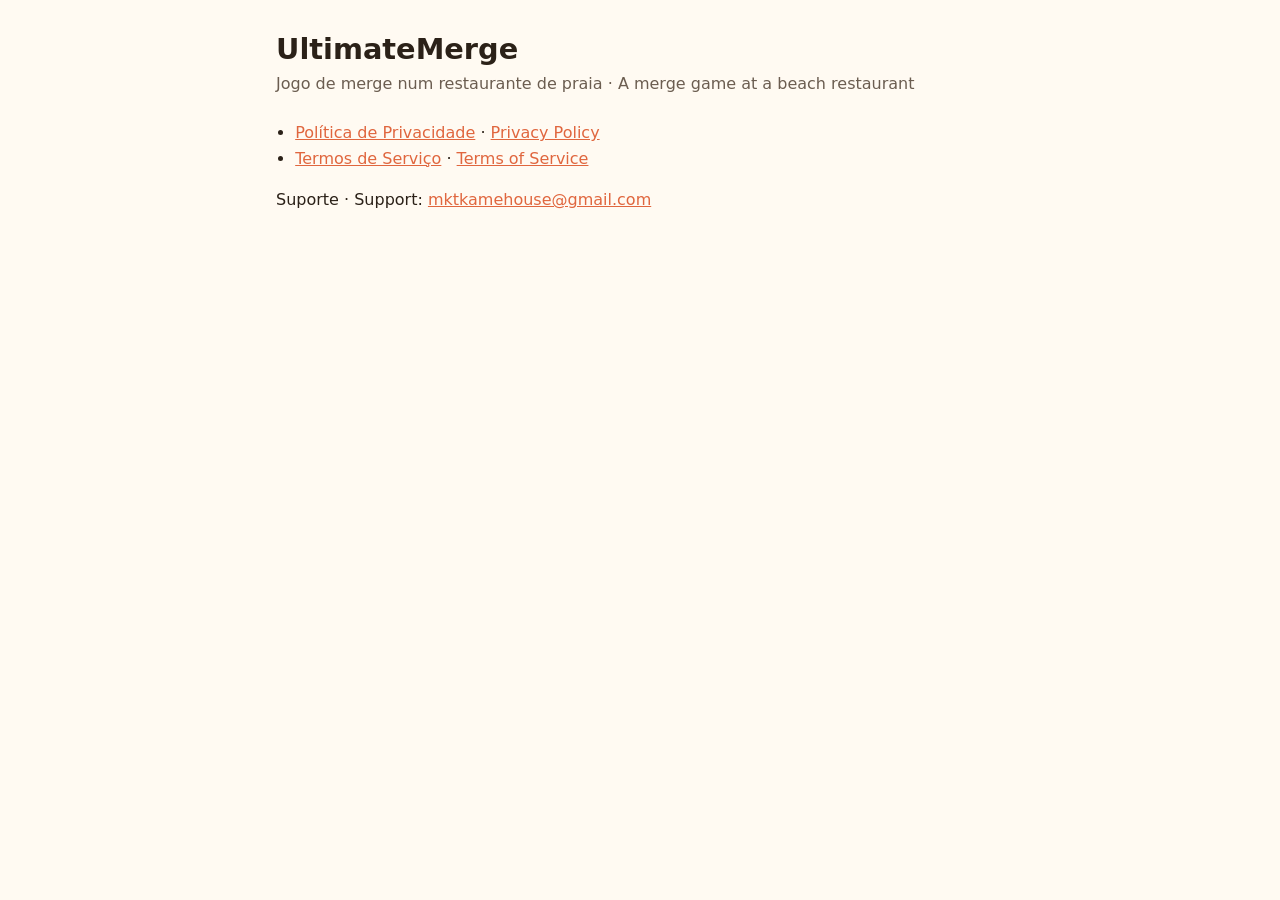
<file: index.html>
<!doctype html>
<html lang="pt-BR">
<head>
<meta charset="utf-8">
<meta name="viewport" content="width=device-width, initial-scale=1">
<title>UltimateMerge</title>
<link rel="stylesheet" href="style.css">
</head>
<body>
<main>
<h1>UltimateMerge</h1>
<p class="meta">Jogo de merge num restaurante de praia · A merge game at a beach restaurant</p>
<ul>
<li><a href="privacidade.html">Política de Privacidade</a> · <a href="privacidade.html#en">Privacy Policy</a></li>
<li><a href="termos.html">Termos de Serviço</a> · <a href="termos.html#en">Terms of Service</a></li>
</ul>
<p>Suporte · Support: <a href="mailto:mktkamehouse@gmail.com">mktkamehouse@gmail.com</a></p>
</main>
</body>
</html>
</file>
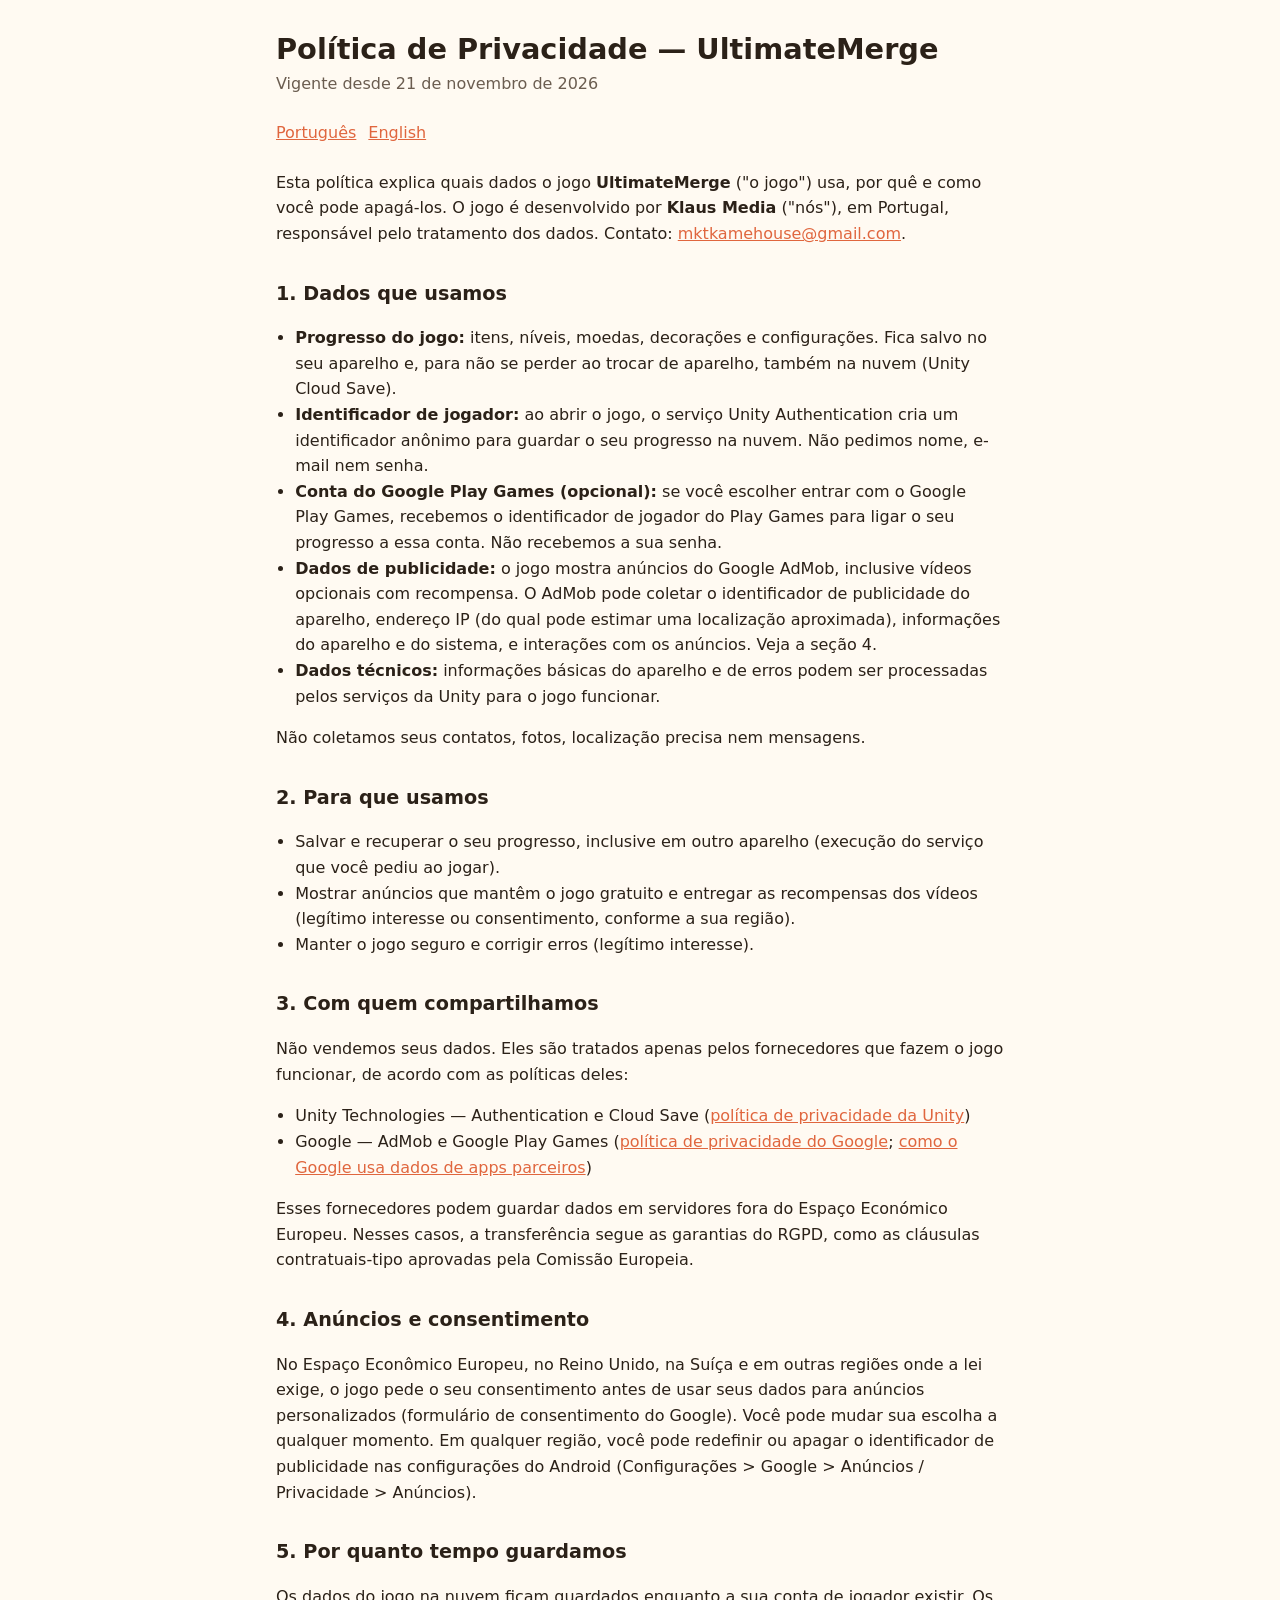
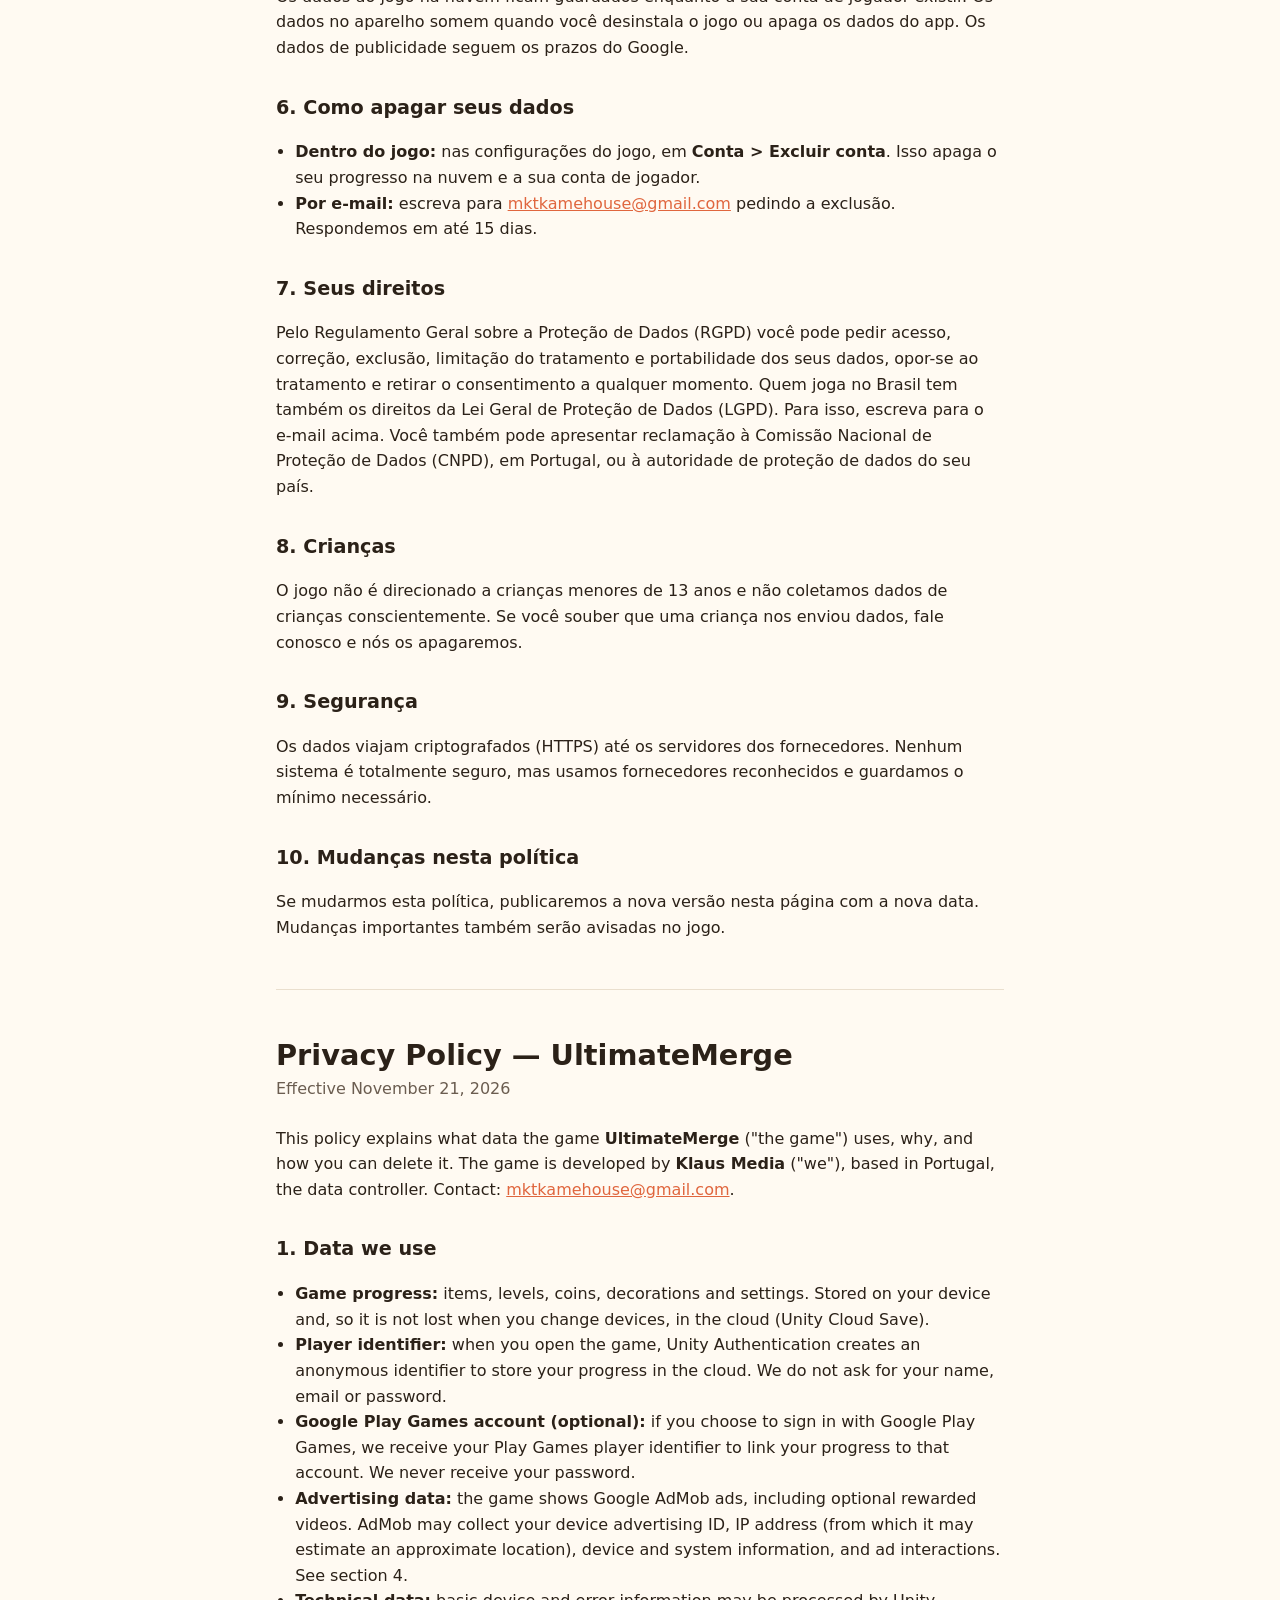
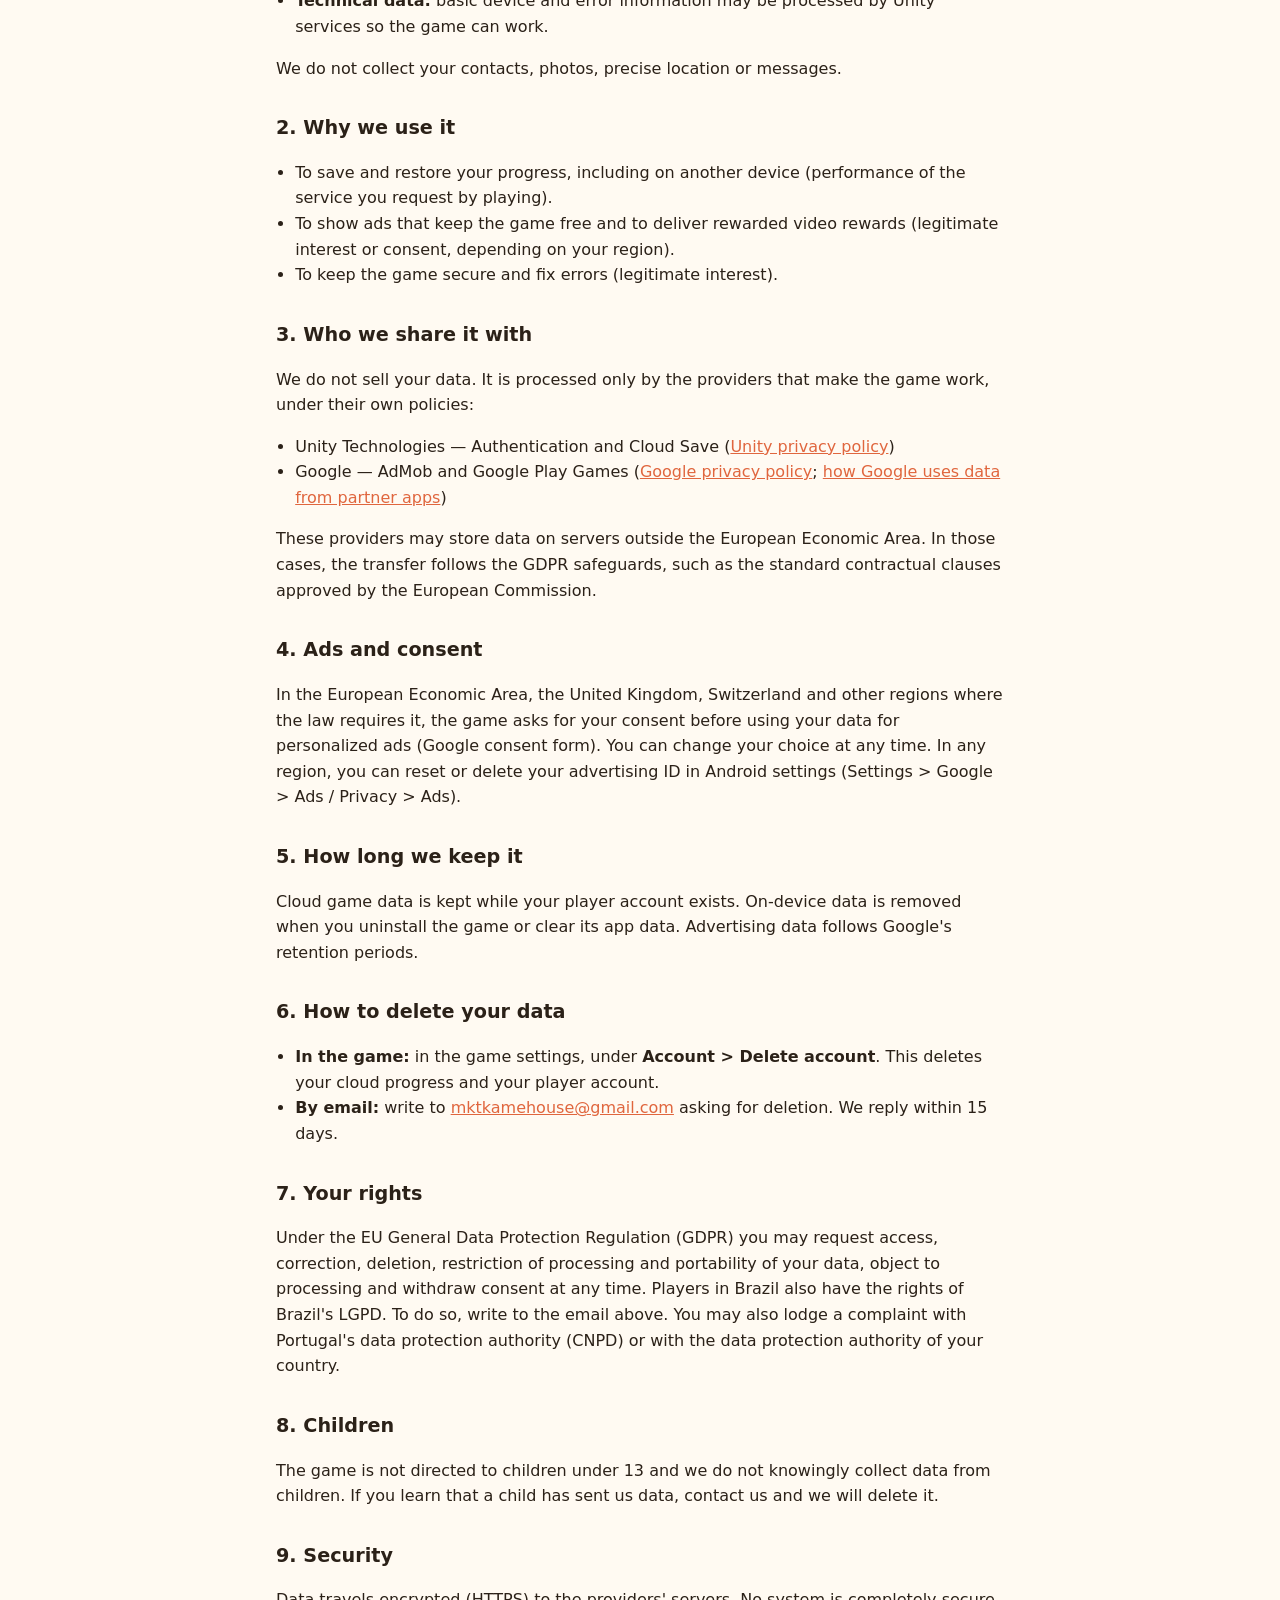
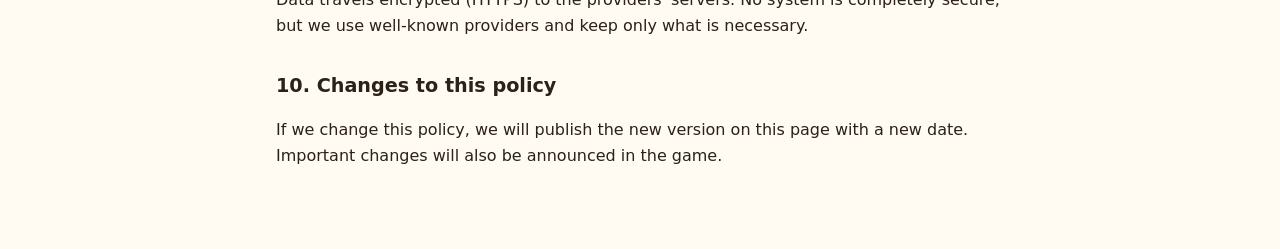
<file: privacidade.html>
<!doctype html>
<html lang="pt-BR">
<head>
<meta charset="utf-8">
<meta name="viewport" content="width=device-width, initial-scale=1">
<title>UltimateMerge — Política de Privacidade</title>
<link rel="stylesheet" href="style.css">
</head>
<body>
<main>
<h1>Política de Privacidade — UltimateMerge</h1>
<p class="meta">Vigente desde 21 de novembro de 2026</p>
<p class="lang"><a href="#pt">Português</a> <a href="#en">English</a></p>

<section id="pt" lang="pt-BR">
<p>Esta política explica quais dados o jogo <strong>UltimateMerge</strong> ("o jogo") usa, por quê e como você pode apagá-los. O jogo é desenvolvido por <strong>Klaus Media</strong> ("nós"), em Portugal, responsável pelo tratamento dos dados. Contato: <a href="mailto:mktkamehouse@gmail.com">mktkamehouse@gmail.com</a>.</p>

<h2>1. Dados que usamos</h2>
<ul>
<li><strong>Progresso do jogo:</strong> itens, níveis, moedas, decorações e configurações. Fica salvo no seu aparelho e, para não se perder ao trocar de aparelho, também na nuvem (Unity Cloud Save).</li>
<li><strong>Identificador de jogador:</strong> ao abrir o jogo, o serviço Unity Authentication cria um identificador anônimo para guardar o seu progresso na nuvem. Não pedimos nome, e-mail nem senha.</li>
<li><strong>Conta do Google Play Games (opcional):</strong> se você escolher entrar com o Google Play Games, recebemos o identificador de jogador do Play Games para ligar o seu progresso a essa conta. Não recebemos a sua senha.</li>
<li><strong>Dados de publicidade:</strong> o jogo mostra anúncios do Google AdMob, inclusive vídeos opcionais com recompensa. O AdMob pode coletar o identificador de publicidade do aparelho, endereço IP (do qual pode estimar uma localização aproximada), informações do aparelho e do sistema, e interações com os anúncios. Veja a seção 4.</li>
<li><strong>Dados técnicos:</strong> informações básicas do aparelho e de erros podem ser processadas pelos serviços da Unity para o jogo funcionar.</li>
</ul>
<p>Não coletamos seus contatos, fotos, localização precisa nem mensagens.</p>

<h2>2. Para que usamos</h2>
<ul>
<li>Salvar e recuperar o seu progresso, inclusive em outro aparelho (execução do serviço que você pediu ao jogar).</li>
<li>Mostrar anúncios que mantêm o jogo gratuito e entregar as recompensas dos vídeos (legítimo interesse ou consentimento, conforme a sua região).</li>
<li>Manter o jogo seguro e corrigir erros (legítimo interesse).</li>
</ul>

<h2>3. Com quem compartilhamos</h2>
<p>Não vendemos seus dados. Eles são tratados apenas pelos fornecedores que fazem o jogo funcionar, de acordo com as políticas deles:</p>
<ul>
<li>Unity Technologies — Authentication e Cloud Save (<a href="https://unity.com/legal/privacy-policy">política de privacidade da Unity</a>)</li>
<li>Google — AdMob e Google Play Games (<a href="https://policies.google.com/privacy">política de privacidade do Google</a>; <a href="https://policies.google.com/technologies/partner-sites">como o Google usa dados de apps parceiros</a>)</li>
</ul>
<p>Esses fornecedores podem guardar dados em servidores fora do Espaço Económico Europeu. Nesses casos, a transferência segue as garantias do RGPD, como as cláusulas contratuais-tipo aprovadas pela Comissão Europeia.</p>

<h2>4. Anúncios e consentimento</h2>
<p>No Espaço Econômico Europeu, no Reino Unido, na Suíça e em outras regiões onde a lei exige, o jogo pede o seu consentimento antes de usar seus dados para anúncios personalizados (formulário de consentimento do Google). Você pode mudar sua escolha a qualquer momento. Em qualquer região, você pode redefinir ou apagar o identificador de publicidade nas configurações do Android (Configurações &gt; Google &gt; Anúncios / Privacidade &gt; Anúncios).</p>

<h2>5. Por quanto tempo guardamos</h2>
<p>Os dados do jogo na nuvem ficam guardados enquanto a sua conta de jogador existir. Os dados no aparelho somem quando você desinstala o jogo ou apaga os dados do app. Os dados de publicidade seguem os prazos do Google.</p>

<h2>6. Como apagar seus dados</h2>
<ul>
<li><strong>Dentro do jogo:</strong> nas configurações do jogo, em <strong>Conta &gt; Excluir conta</strong>. Isso apaga o seu progresso na nuvem e a sua conta de jogador.</li>
<li><strong>Por e-mail:</strong> escreva para <a href="mailto:mktkamehouse@gmail.com">mktkamehouse@gmail.com</a> pedindo a exclusão. Respondemos em até 15 dias.</li>
</ul>

<h2>7. Seus direitos</h2>
<p>Pelo Regulamento Geral sobre a Proteção de Dados (RGPD) você pode pedir acesso, correção, exclusão, limitação do tratamento e portabilidade dos seus dados, opor-se ao tratamento e retirar o consentimento a qualquer momento. Quem joga no Brasil tem também os direitos da Lei Geral de Proteção de Dados (LGPD). Para isso, escreva para o e-mail acima. Você também pode apresentar reclamação à Comissão Nacional de Proteção de Dados (CNPD), em Portugal, ou à autoridade de proteção de dados do seu país.</p>

<h2>8. Crianças</h2>
<p>O jogo não é direcionado a crianças menores de 13 anos e não coletamos dados de crianças conscientemente. Se você souber que uma criança nos enviou dados, fale conosco e nós os apagaremos.</p>

<h2>9. Segurança</h2>
<p>Os dados viajam criptografados (HTTPS) até os servidores dos fornecedores. Nenhum sistema é totalmente seguro, mas usamos fornecedores reconhecidos e guardamos o mínimo necessário.</p>

<h2>10. Mudanças nesta política</h2>
<p>Se mudarmos esta política, publicaremos a nova versão nesta página com a nova data. Mudanças importantes também serão avisadas no jogo.</p>
</section>

<hr>

<section id="en" lang="en">
<h1>Privacy Policy — UltimateMerge</h1>
<p class="meta">Effective November 21, 2026</p>
<p>This policy explains what data the game <strong>UltimateMerge</strong> ("the game") uses, why, and how you can delete it. The game is developed by <strong>Klaus Media</strong> ("we"), based in Portugal, the data controller. Contact: <a href="mailto:mktkamehouse@gmail.com">mktkamehouse@gmail.com</a>.</p>

<h2>1. Data we use</h2>
<ul>
<li><strong>Game progress:</strong> items, levels, coins, decorations and settings. Stored on your device and, so it is not lost when you change devices, in the cloud (Unity Cloud Save).</li>
<li><strong>Player identifier:</strong> when you open the game, Unity Authentication creates an anonymous identifier to store your progress in the cloud. We do not ask for your name, email or password.</li>
<li><strong>Google Play Games account (optional):</strong> if you choose to sign in with Google Play Games, we receive your Play Games player identifier to link your progress to that account. We never receive your password.</li>
<li><strong>Advertising data:</strong> the game shows Google AdMob ads, including optional rewarded videos. AdMob may collect your device advertising ID, IP address (from which it may estimate an approximate location), device and system information, and ad interactions. See section 4.</li>
<li><strong>Technical data:</strong> basic device and error information may be processed by Unity services so the game can work.</li>
</ul>
<p>We do not collect your contacts, photos, precise location or messages.</p>

<h2>2. Why we use it</h2>
<ul>
<li>To save and restore your progress, including on another device (performance of the service you request by playing).</li>
<li>To show ads that keep the game free and to deliver rewarded video rewards (legitimate interest or consent, depending on your region).</li>
<li>To keep the game secure and fix errors (legitimate interest).</li>
</ul>

<h2>3. Who we share it with</h2>
<p>We do not sell your data. It is processed only by the providers that make the game work, under their own policies:</p>
<ul>
<li>Unity Technologies — Authentication and Cloud Save (<a href="https://unity.com/legal/privacy-policy">Unity privacy policy</a>)</li>
<li>Google — AdMob and Google Play Games (<a href="https://policies.google.com/privacy">Google privacy policy</a>; <a href="https://policies.google.com/technologies/partner-sites">how Google uses data from partner apps</a>)</li>
</ul>
<p>These providers may store data on servers outside the European Economic Area. In those cases, the transfer follows the GDPR safeguards, such as the standard contractual clauses approved by the European Commission.</p>

<h2>4. Ads and consent</h2>
<p>In the European Economic Area, the United Kingdom, Switzerland and other regions where the law requires it, the game asks for your consent before using your data for personalized ads (Google consent form). You can change your choice at any time. In any region, you can reset or delete your advertising ID in Android settings (Settings &gt; Google &gt; Ads / Privacy &gt; Ads).</p>

<h2>5. How long we keep it</h2>
<p>Cloud game data is kept while your player account exists. On-device data is removed when you uninstall the game or clear its app data. Advertising data follows Google's retention periods.</p>

<h2>6. How to delete your data</h2>
<ul>
<li><strong>In the game:</strong> in the game settings, under <strong>Account &gt; Delete account</strong>. This deletes your cloud progress and your player account.</li>
<li><strong>By email:</strong> write to <a href="mailto:mktkamehouse@gmail.com">mktkamehouse@gmail.com</a> asking for deletion. We reply within 15 days.</li>
</ul>

<h2>7. Your rights</h2>
<p>Under the EU General Data Protection Regulation (GDPR) you may request access, correction, deletion, restriction of processing and portability of your data, object to processing and withdraw consent at any time. Players in Brazil also have the rights of Brazil's LGPD. To do so, write to the email above. You may also lodge a complaint with Portugal's data protection authority (CNPD) or with the data protection authority of your country.</p>

<h2>8. Children</h2>
<p>The game is not directed to children under 13 and we do not knowingly collect data from children. If you learn that a child has sent us data, contact us and we will delete it.</p>

<h2>9. Security</h2>
<p>Data travels encrypted (HTTPS) to the providers' servers. No system is completely secure, but we use well-known providers and keep only what is necessary.</p>

<h2>10. Changes to this policy</h2>
<p>If we change this policy, we will publish the new version on this page with a new date. Important changes will also be announced in the game.</p>
</section>
</main>
</body>
</html>
</file>
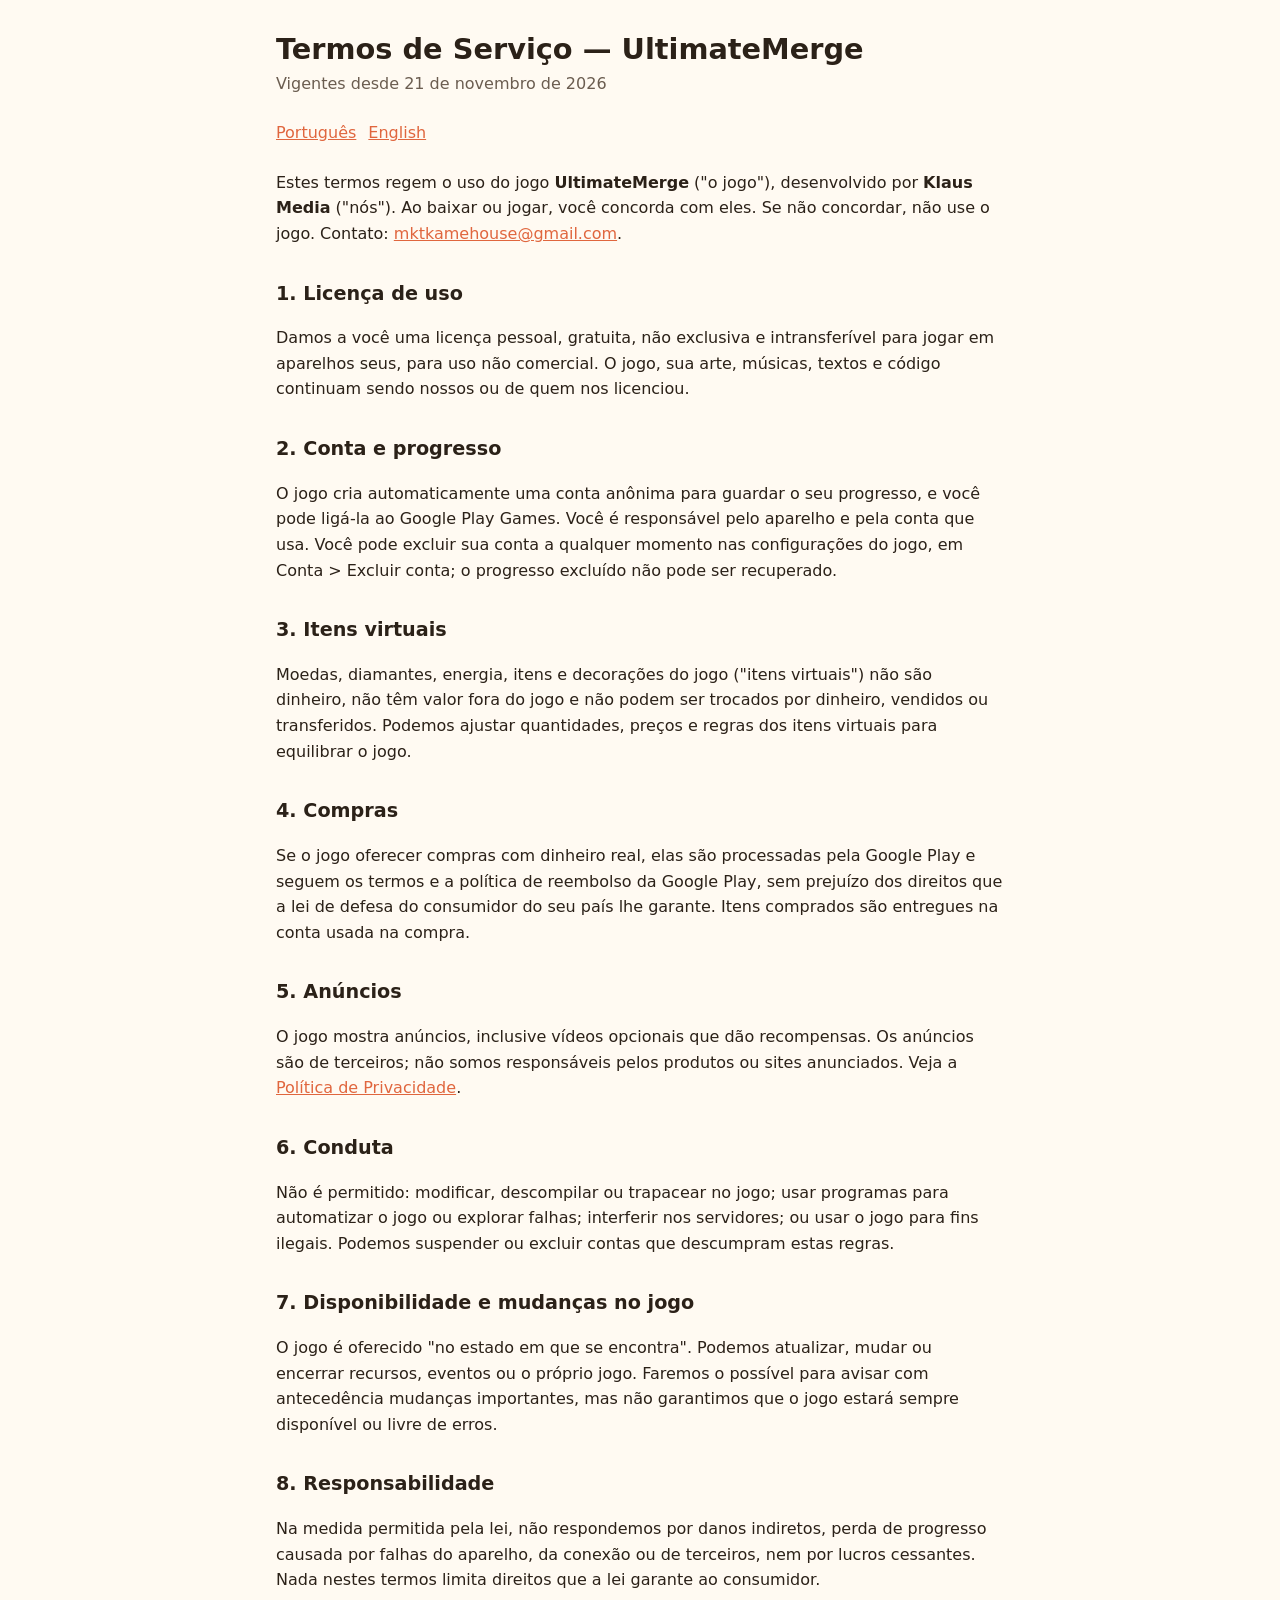
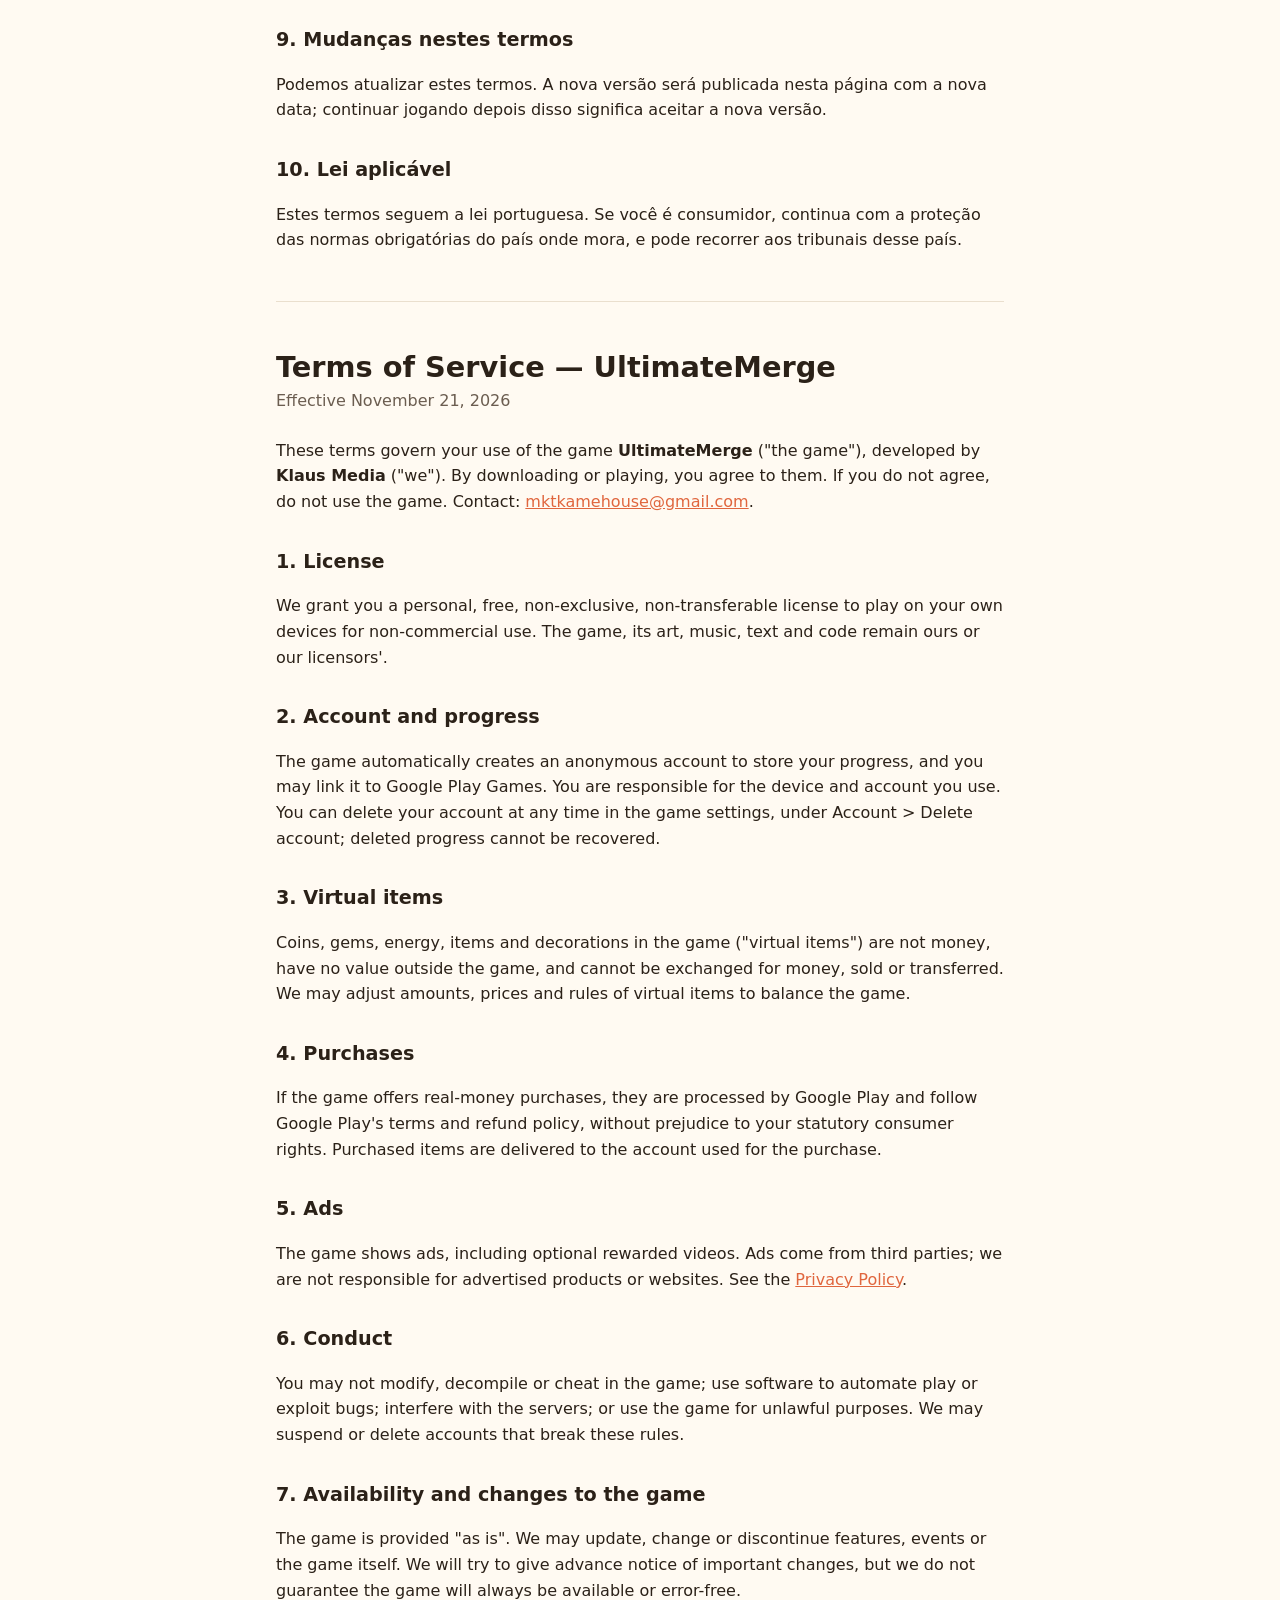
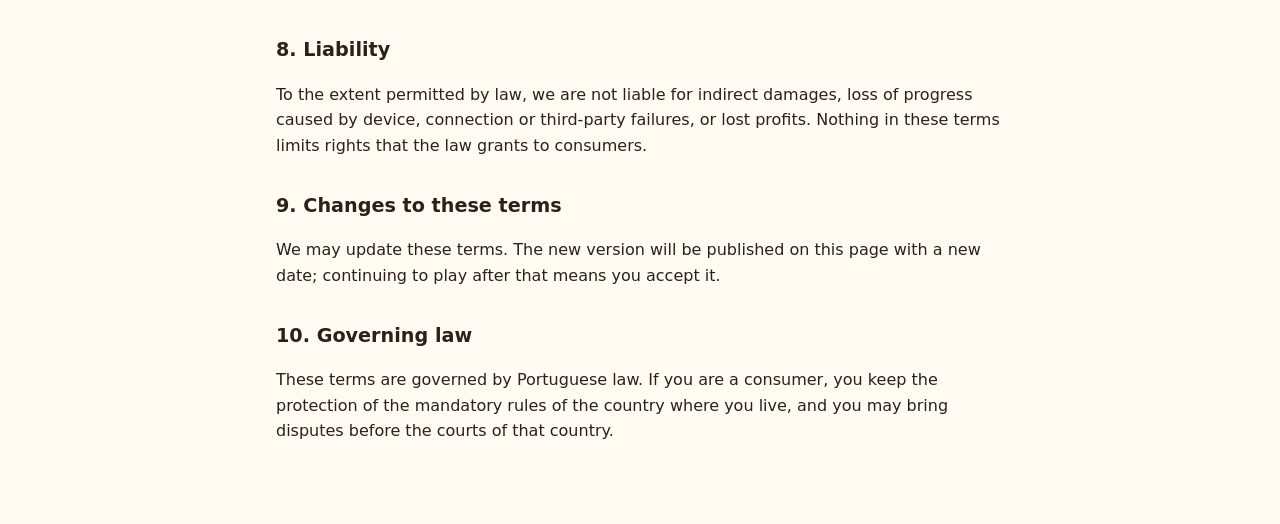
<file: termos.html>
<!doctype html>
<html lang="pt-BR">
<head>
<meta charset="utf-8">
<meta name="viewport" content="width=device-width, initial-scale=1">
<title>UltimateMerge — Termos de Serviço</title>
<link rel="stylesheet" href="style.css">
</head>
<body>
<main>
<h1>Termos de Serviço — UltimateMerge</h1>
<p class="meta">Vigentes desde 21 de novembro de 2026</p>
<p class="lang"><a href="#pt">Português</a> <a href="#en">English</a></p>

<section id="pt" lang="pt-BR">
<p>Estes termos regem o uso do jogo <strong>UltimateMerge</strong> ("o jogo"), desenvolvido por <strong>Klaus Media</strong> ("nós"). Ao baixar ou jogar, você concorda com eles. Se não concordar, não use o jogo. Contato: <a href="mailto:mktkamehouse@gmail.com">mktkamehouse@gmail.com</a>.</p>

<h2>1. Licença de uso</h2>
<p>Damos a você uma licença pessoal, gratuita, não exclusiva e intransferível para jogar em aparelhos seus, para uso não comercial. O jogo, sua arte, músicas, textos e código continuam sendo nossos ou de quem nos licenciou.</p>

<h2>2. Conta e progresso</h2>
<p>O jogo cria automaticamente uma conta anônima para guardar o seu progresso, e você pode ligá-la ao Google Play Games. Você é responsável pelo aparelho e pela conta que usa. Você pode excluir sua conta a qualquer momento nas configurações do jogo, em Conta &gt; Excluir conta; o progresso excluído não pode ser recuperado.</p>

<h2>3. Itens virtuais</h2>
<p>Moedas, diamantes, energia, itens e decorações do jogo ("itens virtuais") não são dinheiro, não têm valor fora do jogo e não podem ser trocados por dinheiro, vendidos ou transferidos. Podemos ajustar quantidades, preços e regras dos itens virtuais para equilibrar o jogo.</p>

<h2>4. Compras</h2>
<p>Se o jogo oferecer compras com dinheiro real, elas são processadas pela Google Play e seguem os termos e a política de reembolso da Google Play, sem prejuízo dos direitos que a lei de defesa do consumidor do seu país lhe garante. Itens comprados são entregues na conta usada na compra.</p>

<h2>5. Anúncios</h2>
<p>O jogo mostra anúncios, inclusive vídeos opcionais que dão recompensas. Os anúncios são de terceiros; não somos responsáveis pelos produtos ou sites anunciados. Veja a <a href="privacidade.html">Política de Privacidade</a>.</p>

<h2>6. Conduta</h2>
<p>Não é permitido: modificar, descompilar ou trapacear no jogo; usar programas para automatizar o jogo ou explorar falhas; interferir nos servidores; ou usar o jogo para fins ilegais. Podemos suspender ou excluir contas que descumpram estas regras.</p>

<h2>7. Disponibilidade e mudanças no jogo</h2>
<p>O jogo é oferecido "no estado em que se encontra". Podemos atualizar, mudar ou encerrar recursos, eventos ou o próprio jogo. Faremos o possível para avisar com antecedência mudanças importantes, mas não garantimos que o jogo estará sempre disponível ou livre de erros.</p>

<h2>8. Responsabilidade</h2>
<p>Na medida permitida pela lei, não respondemos por danos indiretos, perda de progresso causada por falhas do aparelho, da conexão ou de terceiros, nem por lucros cessantes. Nada nestes termos limita direitos que a lei garante ao consumidor.</p>

<h2>9. Mudanças nestes termos</h2>
<p>Podemos atualizar estes termos. A nova versão será publicada nesta página com a nova data; continuar jogando depois disso significa aceitar a nova versão.</p>

<h2>10. Lei aplicável</h2>
<p>Estes termos seguem a lei portuguesa. Se você é consumidor, continua com a proteção das normas obrigatórias do país onde mora, e pode recorrer aos tribunais desse país.</p>
</section>

<hr>

<section id="en" lang="en">
<h1>Terms of Service — UltimateMerge</h1>
<p class="meta">Effective November 21, 2026</p>
<p>These terms govern your use of the game <strong>UltimateMerge</strong> ("the game"), developed by <strong>Klaus Media</strong> ("we"). By downloading or playing, you agree to them. If you do not agree, do not use the game. Contact: <a href="mailto:mktkamehouse@gmail.com">mktkamehouse@gmail.com</a>.</p>

<h2>1. License</h2>
<p>We grant you a personal, free, non-exclusive, non-transferable license to play on your own devices for non-commercial use. The game, its art, music, text and code remain ours or our licensors'.</p>

<h2>2. Account and progress</h2>
<p>The game automatically creates an anonymous account to store your progress, and you may link it to Google Play Games. You are responsible for the device and account you use. You can delete your account at any time in the game settings, under Account &gt; Delete account; deleted progress cannot be recovered.</p>

<h2>3. Virtual items</h2>
<p>Coins, gems, energy, items and decorations in the game ("virtual items") are not money, have no value outside the game, and cannot be exchanged for money, sold or transferred. We may adjust amounts, prices and rules of virtual items to balance the game.</p>

<h2>4. Purchases</h2>
<p>If the game offers real-money purchases, they are processed by Google Play and follow Google Play's terms and refund policy, without prejudice to your statutory consumer rights. Purchased items are delivered to the account used for the purchase.</p>

<h2>5. Ads</h2>
<p>The game shows ads, including optional rewarded videos. Ads come from third parties; we are not responsible for advertised products or websites. See the <a href="privacidade.html#en">Privacy Policy</a>.</p>

<h2>6. Conduct</h2>
<p>You may not modify, decompile or cheat in the game; use software to automate play or exploit bugs; interfere with the servers; or use the game for unlawful purposes. We may suspend or delete accounts that break these rules.</p>

<h2>7. Availability and changes to the game</h2>
<p>The game is provided "as is". We may update, change or discontinue features, events or the game itself. We will try to give advance notice of important changes, but we do not guarantee the game will always be available or error-free.</p>

<h2>8. Liability</h2>
<p>To the extent permitted by law, we are not liable for indirect damages, loss of progress caused by device, connection or third-party failures, or lost profits. Nothing in these terms limits rights that the law grants to consumers.</p>

<h2>9. Changes to these terms</h2>
<p>We may update these terms. The new version will be published on this page with a new date; continuing to play after that means you accept it.</p>

<h2>10. Governing law</h2>
<p>These terms are governed by Portuguese law. If you are a consumer, you keep the protection of the mandatory rules of the country where you live, and you may bring disputes before the courts of that country.</p>
</section>
</main>
</body>
</html>
</file>
<file: style.css>
:root {
  --bg: #fffaf2;
  --fg: #2b2118;
  --muted: #6b5d50;
  --accent: #e0663e;
  --line: #eadfce;
}
@media (prefers-color-scheme: dark) {
  :root { --bg: #1d1915; --fg: #f1e9df; --muted: #b9ab9b; --accent: #ff8a5c; --line: #3a322a; }
}
* { box-sizing: border-box; }
body {
  margin: 0;
  background: var(--bg);
  color: var(--fg);
  font: 16px/1.6 system-ui, -apple-system, "Segoe UI", Roboto, sans-serif;
}
main { max-width: 760px; margin: 0 auto; padding: 32px 16px 64px; }
h1 { font-size: 1.8rem; line-height: 1.2; margin: 0 0 4px; }
h2 { font-size: 1.2rem; margin: 32px 0 8px; }
p, li { color: var(--fg); }
.meta { color: var(--muted); margin: 0 0 24px; }
.lang { display: flex; gap: 12px; margin: 0 0 24px; }
.lang a, a { color: var(--accent); }
hr { border: 0; border-top: 1px solid var(--line); margin: 48px 0; }
ul { padding-left: 1.2rem; }
</file>
